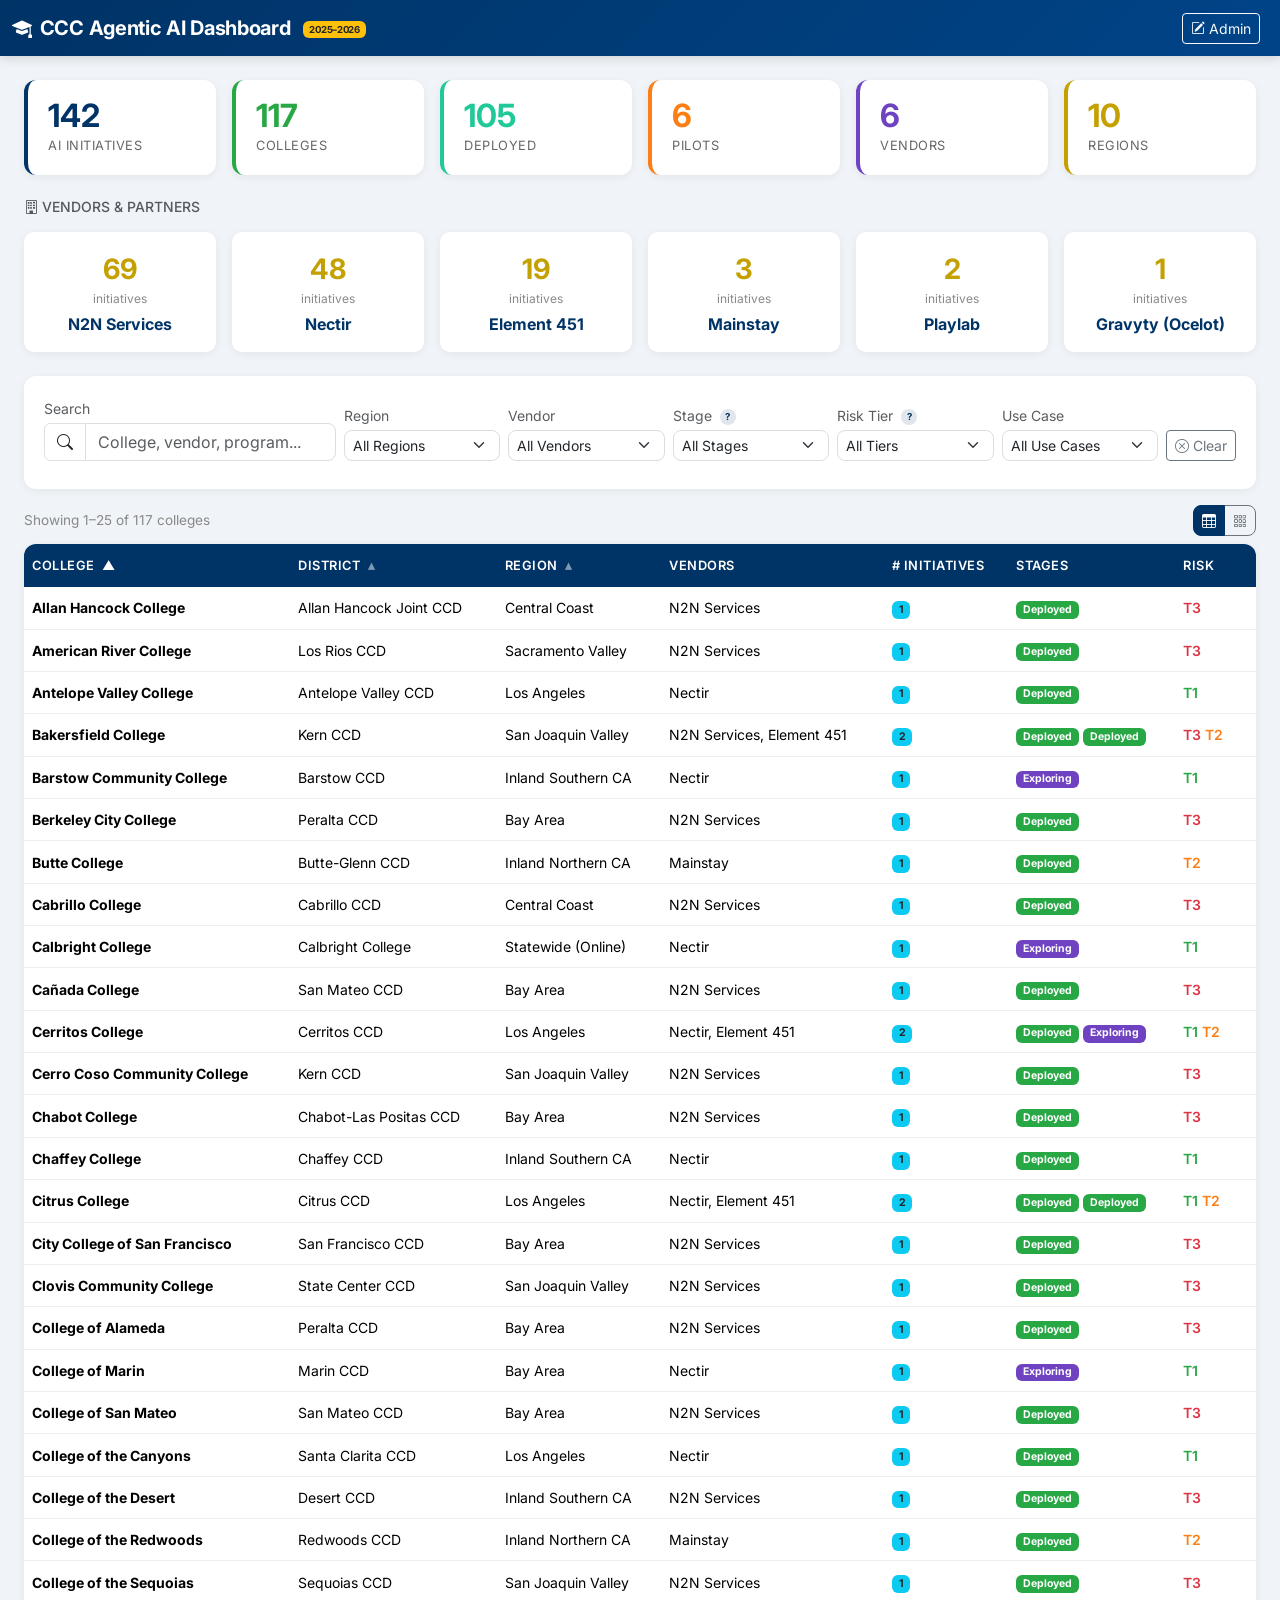
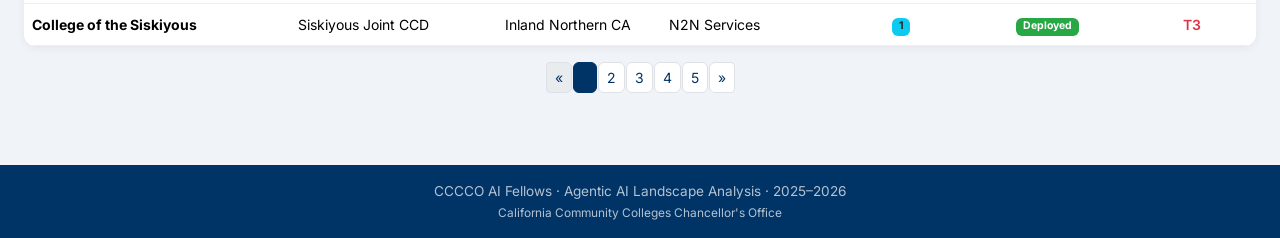
<file: index.html>
<!DOCTYPE html>
<html lang="en">
<head>
  <meta charset="UTF-8">
  <meta name="viewport" content="width=device-width, initial-scale=1.0">
  <title>CCC Agentic AI Dashboard</title>
  <link href="https://cdn.jsdelivr.net/npm/bootstrap@5.3.3/dist/css/bootstrap.min.css" rel="stylesheet">
  <link href="https://fonts.googleapis.com/css2?family=Inter:wght@400;500;600;700&display=swap" rel="stylesheet">
  <link rel="stylesheet" href="https://cdn.jsdelivr.net/npm/bootstrap-icons@1.11.3/font/bootstrap-icons.min.css">
  <link rel="stylesheet" href="css/styles.css">
</head>
<body>

  <!-- Navbar -->
  <nav class="navbar navbar-dark py-2">
    <div class="container-fluid">
      <a class="navbar-brand" href="#">
        <i class="bi bi-mortarboard-fill me-2"></i>CCC Agentic AI Dashboard
        <span class="badge bg-warning text-dark ms-2">2025–2026</span>
      </a>
      <div>
        <a href="admin.html" class="btn btn-outline-light btn-sm me-2"><i class="bi bi-pencil-square me-1"></i>Admin</a>
      </div>
    </div>
  </nav>

  <div class="container-fluid px-3 px-md-4 py-4">

    <!-- Stats Row -->
    <div class="row g-3 mb-4">
      <div class="col-6 col-md-4 col-lg-2">
        <div class="stat-card">
          <div class="stat-value" id="statInitiatives">—</div>
          <div class="stat-label">AI Initiatives</div>
        </div>
      </div>
      <div class="col-6 col-md-4 col-lg-2">
        <div class="stat-card green">
          <div class="stat-value" id="statColleges">—</div>
          <div class="stat-label">Colleges</div>
        </div>
      </div>
      <div class="col-6 col-md-4 col-lg-2">
        <div class="stat-card teal">
          <div class="stat-value" id="statDeployed">—</div>
          <div class="stat-label">Deployed</div>
        </div>
      </div>
      <div class="col-6 col-md-4 col-lg-2">
        <div class="stat-card orange">
          <div class="stat-value" id="statPilots">—</div>
          <div class="stat-label">Pilots</div>
        </div>
      </div>
      <div class="col-6 col-md-4 col-lg-2">
        <div class="stat-card purple">
          <div class="stat-value" id="statVendors">—</div>
          <div class="stat-label">Vendors</div>
        </div>
      </div>
      <div class="col-6 col-md-4 col-lg-2">
        <div class="stat-card gold">
          <div class="stat-value" id="statRegions">—</div>
          <div class="stat-label">Regions</div>
        </div>
      </div>
    </div>

    <!-- Vendor Summary -->
    <div class="mb-4">
      <h6 class="text-muted text-uppercase small mb-3"><i class="bi bi-building me-1"></i>Vendors &amp; Partners</h6>
      <div class="row g-3 row-cols-2 row-cols-md-3 row-cols-lg-6" id="vendorCards"></div>
    </div>

    <!-- Search & Filters -->
    <div class="search-section mb-3" id="dataSection">
      <div class="row g-2 align-items-end">
        <div class="col-md-3">
          <label class="form-label small text-muted mb-1">Search</label>
          <div class="input-group">
            <span class="input-group-text bg-white"><i class="bi bi-search"></i></span>
            <input type="text" class="form-control" id="searchInput" placeholder="College, vendor, program...">
          </div>
        </div>
        <div class="col-6 col-md">
          <label class="form-label small text-muted mb-1">Region</label>
          <select class="form-select form-select-sm" id="filterRegion"><option value="">All Regions</option></select>
        </div>
        <div class="col-6 col-md">
          <label class="form-label small text-muted mb-1">Vendor</label>
          <select class="form-select form-select-sm" id="filterVendor"><option value="">All Vendors</option></select>
        </div>
        <div class="col-6 col-md">
          <label class="form-label small text-muted mb-1">Stage <span class="def-trigger" data-def="stage">?</span></label>
          <select class="form-select form-select-sm" id="filterStage"><option value="">All Stages</option></select>
        </div>
        <div class="col-6 col-md">
          <label class="form-label small text-muted mb-1">Risk Tier <span class="def-trigger" data-def="risk">?</span></label>
          <select class="form-select form-select-sm" id="filterRisk"><option value="">All Tiers</option></select>
        </div>
        <div class="col-6 col-md">
          <label class="form-label small text-muted mb-1">Use Case</label>
          <select class="form-select form-select-sm" id="filterUseCase"><option value="">All Use Cases</option></select>
        </div>
        <div class="col-auto">
          <button class="btn btn-outline-secondary btn-sm" id="clearFilters" title="Clear all filters">
            <i class="bi bi-x-circle me-1"></i>Clear
          </button>
        </div>
      </div>
      <div id="activeFilters" class="mt-2"></div>
    </div>

    <!-- Toolbar -->
    <div class="d-flex justify-content-between align-items-center mb-2">
      <div class="results-info" id="resultsInfo"></div>
      <div class="view-toggle btn-group btn-group-sm">
        <button class="btn btn-outline-secondary active" data-view="table"><i class="bi bi-table"></i></button>
        <button class="btn btn-outline-secondary" data-view="cards"><i class="bi bi-grid-3x3-gap"></i></button>
      </div>
    </div>

    <!-- Table View -->
    <div class="data-table-container" id="tableView">
      <div class="table-responsive">
        <table class="table data-table table-hover">
          <thead>
            <tr>
              <th data-sort="collegeName">College <span class="sort-icon"></span></th>
              <th data-sort="district">District <span class="sort-icon"></span></th>
              <th data-sort="region">Region <span class="sort-icon"></span></th>
              <th>Vendors</th>
              <th># Initiatives</th>
              <th>Stages <span class="def-trigger" data-def="stage">?</span></th>
              <th>Risk <span class="def-trigger" data-def="risk">?</span></th>
            </tr>
          </thead>
          <tbody id="tableBody"></tbody>
        </table>
      </div>
    </div>

    <!-- Card View -->
    <div id="cardView" style="display:none;"></div>

    <!-- Pagination -->
    <div class="mt-3" id="pagination"></div>

  </div>

  <!-- Footer -->
  <footer class="py-3 mt-5 text-center">
    <div class="container">
      CCCCO AI Fellows &middot; Agentic AI Landscape Analysis &middot; 2025–2026<br>
      <small>California Community Colleges Chancellor's Office</small>
    </div>
  </footer>

  <!-- Detail Modal -->
  <div class="modal fade" id="detailModal" tabindex="-1">
    <div class="modal-dialog modal-lg">
      <div class="modal-content">
        <div class="modal-header">
          <h5 class="modal-title" id="modalTitle"></h5>
          <button type="button" class="btn-close" data-bs-dismiss="modal"></button>
        </div>
        <div class="modal-body" id="modalBody"></div>
      </div>
    </div>
  </div>

  <script src="https://cdn.jsdelivr.net/npm/bootstrap@5.3.3/dist/js/bootstrap.bundle.min.js"></script>
  <script src="js/data-loader.js"></script>
  <script src="js/app.js"></script>
  <script src="js/definitions.js"></script>
</body>
</html>
</file>
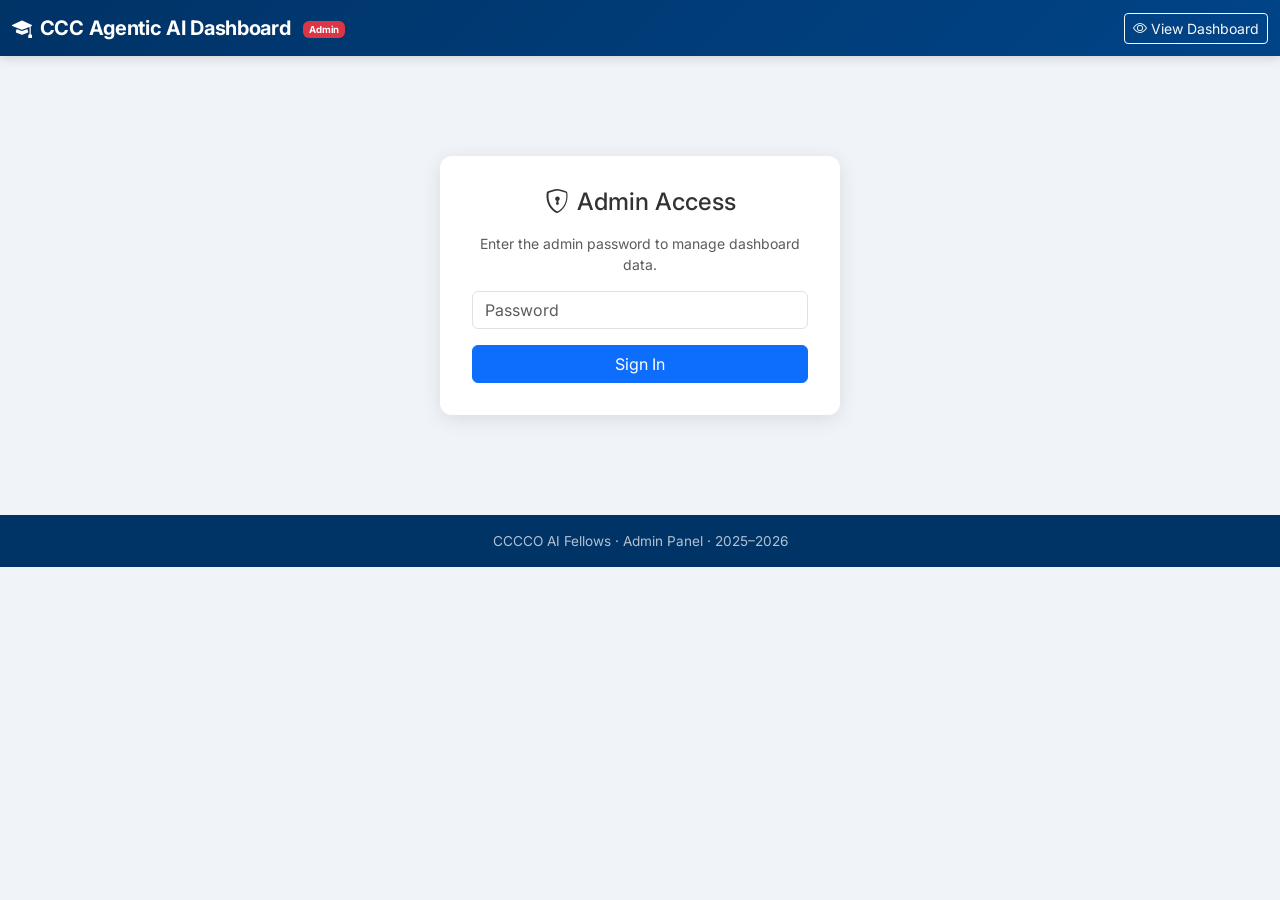
<file: admin.html>
<!DOCTYPE html>
<html lang="en">
<head>
  <meta charset="UTF-8">
  <meta name="viewport" content="width=device-width, initial-scale=1.0">
  <title>Admin — CCC Agentic AI Dashboard</title>
  <link href="https://cdn.jsdelivr.net/npm/bootstrap@5.3.3/dist/css/bootstrap.min.css" rel="stylesheet">
  <link href="https://fonts.googleapis.com/css2?family=Inter:wght@400;500;600;700&display=swap" rel="stylesheet">
  <link rel="stylesheet" href="https://cdn.jsdelivr.net/npm/bootstrap-icons@1.11.3/font/bootstrap-icons.min.css">
  <link rel="stylesheet" href="css/styles.css">
</head>
<body>

  <!-- Navbar -->
  <nav class="navbar navbar-dark py-2">
    <div class="container-fluid">
      <a class="navbar-brand" href="index.html">
        <i class="bi bi-mortarboard-fill me-2"></i>CCC Agentic AI Dashboard
        <span class="badge bg-danger ms-2">Admin</span>
      </a>
      <a href="index.html" class="btn btn-outline-light btn-sm"><i class="bi bi-eye me-1"></i>View Dashboard</a>
    </div>
  </nav>

  <!-- Login Gate -->
  <div id="loginGate">
    <div class="admin-gate text-center">
      <h4 class="mb-3"><i class="bi bi-shield-lock me-2"></i>Admin Access</h4>
      <p class="text-muted small">Enter the admin password to manage dashboard data.</p>
      <input type="password" class="form-control mb-3" id="adminPassword" placeholder="Password">
      <div class="alert alert-danger small py-2" id="loginError" style="display:none;">Incorrect password</div>
      <button class="btn btn-primary w-100" id="loginBtn">Sign In</button>
    </div>
  </div>

  <!-- Admin Panel -->
  <div id="adminPanel" class="admin-panel">
    <div class="container-fluid px-3 px-md-4 py-4">

      <!-- Toolbar -->
      <div class="d-flex flex-wrap gap-2 justify-content-between align-items-center mb-3">
        <div class="d-flex align-items-center gap-3">
          <h5 class="mb-0">College AI Initiatives</h5>
          <span class="text-muted small" id="adminCount"></span>
        </div>
        <div class="d-flex flex-wrap gap-2">
          <button class="btn btn-primary btn-sm" id="addNewBtn"><i class="bi bi-plus-circle me-1"></i>Add New</button>
          <button class="btn btn-outline-secondary btn-sm" id="exportBtn"><i class="bi bi-download me-1"></i>Export Colleges JSON</button>
          <button class="btn btn-outline-secondary btn-sm" id="exportVendorsBtn"><i class="bi bi-download me-1"></i>Export Vendors JSON</button>
          <label class="btn btn-outline-secondary btn-sm mb-0">
            <i class="bi bi-upload me-1"></i>Import XLSX
            <input type="file" id="importFile" accept=".xlsx,.xls" class="d-none">
          </label>
          <button class="btn btn-outline-danger btn-sm" id="resetBtn"><i class="bi bi-arrow-counterclockwise me-1"></i>Reset</button>
        </div>
      </div>

      <!-- Search -->
      <div class="mb-3">
        <div class="input-group" style="max-width: 400px;">
          <span class="input-group-text bg-white"><i class="bi bi-search"></i></span>
          <input type="text" class="form-control" id="adminSearch" placeholder="Search records...">
        </div>
      </div>

      <!-- Table -->
      <div class="data-table-container">
        <div class="table-responsive">
          <table class="table data-table table-hover mb-0">
            <thead>
              <tr>
                <th style="width:50px">ID</th>
                <th>College</th>
                <th>Region</th>
                <th>Vendors</th>
                <th>Stages</th>
                <th># Init</th>
                <th style="width:120px">Actions</th>
              </tr>
            </thead>
            <tbody id="adminTableBody"></tbody>
          </table>
        </div>
      </div>

      <div class="mt-4 p-3 bg-white rounded shadow-sm">
        <h6><i class="bi bi-info-circle me-1"></i>How to update the live dashboard</h6>
        <ol class="small mb-0">
          <li>Make your edits above (add, edit, or delete records)</li>
          <li>Click <strong>Export Colleges JSON</strong> and <strong>Export Vendors JSON</strong></li>
          <li>Replace the files in the <code>data/</code> folder of the GitHub repo</li>
          <li>Commit and push — GitHub Pages will update automatically</li>
        </ol>
      </div>
    </div>
  </div>

  <!-- College Modal -->
  <div class="modal fade" id="collegeModal" tabindex="-1">
    <div class="modal-dialog modal-lg">
      <div class="modal-content">
        <div class="modal-header">
          <h5 class="modal-title" id="collegeModalTitle">Add New College</h5>
          <button type="button" class="btn-close" data-bs-dismiss="modal"></button>
        </div>
        <div class="modal-body">
          <form id="collegeForm">
            <div class="row g-3">
              <div class="col-md-6">
                <label class="form-label edit-form">College Name *</label>
                <input type="text" class="form-control" id="formCollegeName" required>
              </div>
              <div class="col-md-6">
                <label class="form-label edit-form">District</label>
                <input type="text" class="form-control" id="formDistrict">
              </div>
              <div class="col-md-12">
                <label class="form-label edit-form">Region</label>
                <select class="form-select" id="formRegion"><option value="">Select...</option></select>
              </div>
              <div class="col-12"><hr><h6 class="text-muted">Contacts</h6></div>
              <div class="col-md-6">
                <label class="form-label edit-form">CIO / IT Director Name</label>
                <input type="text" class="form-control" id="formCioName">
              </div>
              <div class="col-md-6">
                <label class="form-label edit-form">CIO / IT Director Email</label>
                <input type="email" class="form-control" id="formCioEmail">
              </div>
              <div class="col-md-4">
                <label class="form-label edit-form">Program Contact Name</label>
                <input type="text" class="form-control" id="formContactName">
              </div>
              <div class="col-md-4">
                <label class="form-label edit-form">Program Contact Role</label>
                <input type="text" class="form-control" id="formContactRole">
              </div>
              <div class="col-md-4">
                <label class="form-label edit-form">Program Contact Email</label>
                <input type="email" class="form-control" id="formContactEmail">
              </div>
              <div class="col-md-12">
                <label class="form-label edit-form">AI Fellow Assigned</label>
                <input type="text" class="form-control" id="formAiFellow">
              </div>
            </div>
          </form>
        </div>
        <div class="modal-footer">
          <button type="button" class="btn btn-secondary" data-bs-dismiss="modal">Cancel</button>
          <button type="button" class="btn btn-primary" id="saveCollege"><i class="bi bi-check-circle me-1"></i>Save College</button>
        </div>
      </div>
    </div>
  </div>

  <!-- Initiative Modal -->
  <div class="modal fade" id="initModal" tabindex="-1">
    <div class="modal-dialog modal-lg">
      <div class="modal-content">
        <div class="modal-header">
          <h5 class="modal-title" id="initModalTitle">Add Initiative</h5>
          <button type="button" class="btn-close" data-bs-dismiss="modal"></button>
        </div>
        <div class="modal-body">
          <form id="initForm">
            <div class="row g-3">
              <div class="col-12">
                <label class="form-label edit-form">AI Program / Initiative</label>
                <input type="text" class="form-control" id="formInitProgram">
              </div>
              <div class="col-md-6">
                <label class="form-label edit-form">Vendor / Partner</label>
                <select class="form-select" id="formInitVendor"><option value="">Select...</option></select>
              </div>
              <div class="col-md-6">
                <label class="form-label edit-form">Use Case Category</label>
                <select class="form-select" id="formInitUseCase"><option value="">Select...</option></select>
              </div>
              <div class="col-md-4">
                <label class="form-label edit-form">Implementation Stage</label>
                <select class="form-select" id="formInitStage"><option value="">Select...</option></select>
              </div>
              <div class="col-md-4">
                <label class="form-label edit-form">Innovation Lifecycle</label>
                <select class="form-select" id="formInitLifecycle"><option value="">Select...</option></select>
              </div>
              <div class="col-md-4">
                <label class="form-label edit-form">Risk Tier</label>
                <select class="form-select" id="formInitRiskTier"><option value="">Select...</option></select>
              </div>
              <div class="col-md-6">
                <label class="form-label edit-form">Target Student Populations</label>
                <input type="text" class="form-control" id="formInitTargetPop">
              </div>
              <div class="col-md-6">
                <label class="form-label edit-form">V2030 Outcome Alignment</label>
                <input type="text" class="form-control" id="formInitV2030">
              </div>
              <div class="col-12">
                <label class="form-label edit-form">Funding Status</label>
                <input type="text" class="form-control" id="formInitFunding">
              </div>
              <div class="col-12">
                <label class="form-label edit-form">Notes / Evidence</label>
                <textarea class="form-control" id="formInitNotes" rows="3"></textarea>
              </div>
            </div>
          </form>
        </div>
        <div class="modal-footer">
          <button type="button" class="btn btn-secondary" data-bs-dismiss="modal">Cancel</button>
          <button type="button" class="btn btn-primary" id="saveInitiative"><i class="bi bi-check-circle me-1"></i>Save Initiative</button>
        </div>
      </div>
    </div>
  </div>

  <!-- Footer -->
  <footer class="py-3 mt-5 text-center">
    <div class="container">
      CCCCO AI Fellows &middot; Admin Panel &middot; 2025–2026
    </div>
  </footer>

  <script src="https://cdn.jsdelivr.net/npm/bootstrap@5.3.3/dist/js/bootstrap.bundle.min.js"></script>
  <script src="js/data-loader.js"></script>
  <script src="js/admin.js"></script>
</body>
</html>
</file>
<file: css/styles.css>
:root {
  --ccc-blue: #003366;
  --ccc-gold: #C4A000;
  --ccc-light: #f0f4f8;
  --ccc-green: #28a745;
  --ccc-orange: #fd7e14;
  --ccc-red: #dc3545;
  --ccc-purple: #6f42c1;
  --ccc-teal: #20c997;
}

body {
  font-family: 'Inter', -apple-system, BlinkMacSystemFont, 'Segoe UI', Roboto, sans-serif;
  background-color: var(--ccc-light);
  color: #333;
}

/* Navbar */
.navbar {
  background: linear-gradient(135deg, var(--ccc-blue) 0%, #004488 100%);
  box-shadow: 0 2px 10px rgba(0,0,0,0.15);
}
.navbar-brand {
  font-weight: 700;
  font-size: 1.25rem;
  letter-spacing: -0.3px;
}
.navbar-brand .badge {
  font-size: 0.6rem;
  vertical-align: middle;
}

/* Stats Cards */
.stat-card {
  background: #fff;
  border-radius: 12px;
  padding: 1.25rem;
  box-shadow: 0 2px 8px rgba(0,0,0,0.06);
  border-left: 4px solid var(--ccc-blue);
  transition: transform 0.2s, box-shadow 0.2s;
}
.stat-card:hover {
  transform: translateY(-2px);
  box-shadow: 0 4px 16px rgba(0,0,0,0.1);
}
.stat-card .stat-value {
  font-size: 2rem;
  font-weight: 700;
  color: var(--ccc-blue);
  line-height: 1;
}
.stat-card .stat-label {
  font-size: 0.8rem;
  color: #666;
  text-transform: uppercase;
  letter-spacing: 0.5px;
  margin-top: 0.25rem;
}
.stat-card.green { border-left-color: var(--ccc-green); }
.stat-card.green .stat-value { color: var(--ccc-green); }
.stat-card.orange { border-left-color: var(--ccc-orange); }
.stat-card.orange .stat-value { color: var(--ccc-orange); }
.stat-card.purple { border-left-color: var(--ccc-purple); }
.stat-card.purple .stat-value { color: var(--ccc-purple); }
.stat-card.teal { border-left-color: var(--ccc-teal); }
.stat-card.teal .stat-value { color: var(--ccc-teal); }
.stat-card.gold { border-left-color: var(--ccc-gold); }
.stat-card.gold .stat-value { color: var(--ccc-gold); }

/* Search & Filters */
.search-section {
  background: #fff;
  border-radius: 12px;
  padding: 1.25rem;
  box-shadow: 0 2px 8px rgba(0,0,0,0.06);
}
.search-section .form-control,
.search-section .form-select {
  border-radius: 8px;
  border: 1px solid #ddd;
}
.search-section .form-control:focus,
.search-section .form-select:focus {
  border-color: var(--ccc-blue);
  box-shadow: 0 0 0 3px rgba(0,51,102,0.1);
}
.filter-badge {
  display: inline-flex;
  align-items: center;
  background: var(--ccc-blue);
  color: #fff;
  border-radius: 20px;
  padding: 0.25rem 0.75rem;
  font-size: 0.8rem;
  margin: 0.15rem;
}
.filter-badge .btn-close {
  font-size: 0.6rem;
  filter: invert(1);
  margin-left: 0.4rem;
}

/* Table */
.data-table-container {
  background: #fff;
  border-radius: 12px;
  box-shadow: 0 2px 8px rgba(0,0,0,0.06);
  overflow: hidden;
}
.data-table {
  margin-bottom: 0;
}
.data-table thead th {
  background: var(--ccc-blue);
  color: #fff;
  font-weight: 600;
  font-size: 0.8rem;
  text-transform: uppercase;
  letter-spacing: 0.5px;
  border: none;
  padding: 0.75rem 0.5rem;
  white-space: nowrap;
  cursor: pointer;
  position: sticky;
  top: 0;
  z-index: 10;
}
.data-table thead th:hover {
  background: #004488;
}
.data-table thead th .sort-icon {
  margin-left: 4px;
  opacity: 0.5;
}
.data-table thead th.sorted .sort-icon {
  opacity: 1;
}
.data-table tbody tr {
  cursor: pointer;
  transition: background 0.15s;
}
.data-table tbody tr:hover {
  background: rgba(0,51,102,0.04);
}
.data-table tbody td {
  padding: 0.6rem 0.5rem;
  font-size: 0.875rem;
  vertical-align: middle;
  border-color: #eee;
}

/* Stage Badges */
.badge-deployed {
  background-color: var(--ccc-green);
  color: #fff;
}
.badge-pilot {
  background-color: var(--ccc-orange);
  color: #fff;
}
.badge-planning {
  background-color: #6c757d;
  color: #fff;
}
.badge-exploring {
  background-color: var(--ccc-purple);
  color: #fff;
}

/* Risk Tier */
.risk-1 { color: var(--ccc-green); font-weight: 600; }
.risk-2 { color: var(--ccc-orange); font-weight: 600; }
.risk-3 { color: var(--ccc-red); font-weight: 600; }

/* Detail Modal */
.modal-header {
  background: linear-gradient(135deg, var(--ccc-blue) 0%, #004488 100%);
  color: #fff;
}
.modal-header .btn-close {
  filter: invert(1);
}
.detail-label {
  font-size: 0.75rem;
  text-transform: uppercase;
  letter-spacing: 0.5px;
  color: #888;
  margin-bottom: 0.15rem;
}
.detail-value {
  font-size: 0.95rem;
  margin-bottom: 0.75rem;
}

/* Vendor Cards */
.vendor-card {
  background: #fff;
  border-radius: 10px;
  padding: 1rem;
  box-shadow: 0 2px 8px rgba(0,0,0,0.06);
  text-align: center;
  transition: transform 0.2s;
}
.vendor-card:hover {
  transform: translateY(-3px);
  box-shadow: 0 4px 16px rgba(0,0,0,0.1);
}
.vendor-card .vendor-name {
  font-weight: 700;
  color: var(--ccc-blue);
  font-size: 1rem;
}
.vendor-card .vendor-count {
  font-size: 1.75rem;
  font-weight: 700;
  color: var(--ccc-gold);
}
.vendor-card .vendor-label {
  font-size: 0.75rem;
  color: #888;
}

/* View Toggle */
.view-toggle .btn {
  border-radius: 8px;
}
.view-toggle .btn.active {
  background: var(--ccc-blue);
  color: #fff;
  border-color: var(--ccc-blue);
}

/* Card Grid View */
.college-card {
  background: #fff;
  border-radius: 10px;
  padding: 1rem;
  box-shadow: 0 2px 8px rgba(0,0,0,0.06);
  cursor: pointer;
  transition: transform 0.2s, box-shadow 0.2s;
  height: 100%;
}
.college-card:hover {
  transform: translateY(-3px);
  box-shadow: 0 4px 16px rgba(0,0,0,0.1);
}
.college-card .college-name {
  font-weight: 700;
  color: var(--ccc-blue);
  font-size: 0.95rem;
  margin-bottom: 0.25rem;
}
.college-card .college-district {
  font-size: 0.8rem;
  color: #888;
}
.college-card .college-program {
  font-size: 0.85rem;
  margin-top: 0.5rem;
  color: #555;
}

/* Pagination */
.pagination .page-link {
  color: var(--ccc-blue);
  border-radius: 6px;
  margin: 0 2px;
}
.pagination .page-item.active .page-link {
  background: var(--ccc-blue);
  border-color: var(--ccc-blue);
}

/* Results count */
.results-info {
  font-size: 0.85rem;
  color: #888;
}

/* Footer */
footer {
  background: var(--ccc-blue);
  color: rgba(255,255,255,0.7);
  font-size: 0.85rem;
}
footer a {
  color: var(--ccc-gold);
}

/* Loading */
.loading-spinner {
  display: flex;
  justify-content: center;
  align-items: center;
  padding: 3rem;
}

/* Responsive */
@media (max-width: 768px) {
  .stat-card .stat-value { font-size: 1.5rem; }
  .data-table { font-size: 0.8rem; }
  .navbar-brand { font-size: 1rem; }
}

/* Definition Tooltips */
.def-trigger {
  display: inline-flex;
  align-items: center;
  justify-content: center;
  width: 16px;
  height: 16px;
  border-radius: 50%;
  background: rgba(0,51,102,0.12);
  color: var(--ccc-blue);
  font-size: 0.6rem;
  font-weight: 700;
  cursor: help;
  margin-left: 4px;
  vertical-align: middle;
  position: relative;
}
.def-trigger:hover {
  background: var(--ccc-blue);
  color: #fff;
}

/* Popover overrides for definition popovers */
.popover.def-popover {
  max-width: 380px;
  font-size: 0.85rem;
  box-shadow: 0 4px 20px rgba(0,0,0,0.15);
  border: 1px solid #ddd;
}
.popover.def-popover .popover-header {
  background: var(--ccc-blue);
  color: #fff;
  font-weight: 600;
  font-size: 0.8rem;
  letter-spacing: 0.3px;
}
.popover.def-popover .popover-body {
  padding: 0;
}
.def-table {
  margin: 0;
  font-size: 0.8rem;
}
.def-table th {
  background: #f8f9fa;
  font-weight: 600;
  white-space: nowrap;
  padding: 0.4rem 0.6rem;
  border-color: #eee;
}
.def-table td {
  padding: 0.4rem 0.6rem;
  border-color: #eee;
}
.def-table tr:last-child td,
.def-table tr:last-child th {
  border-bottom: none;
}

/* Admin Styles */
.admin-gate {
  max-width: 400px;
  margin: 100px auto;
  padding: 2rem;
  background: #fff;
  border-radius: 12px;
  box-shadow: 0 4px 20px rgba(0,0,0,0.1);
}
.admin-panel {
  display: none;
}
.admin-panel.active {
  display: block;
}
.edit-form .form-label {
  font-size: 0.8rem;
  font-weight: 600;
  text-transform: uppercase;
  letter-spacing: 0.5px;
  color: #555;
}

/* Toast notifications */
.toast-container {
  position: fixed;
  top: 80px;
  right: 20px;
  z-index: 9999;
}
</file>
